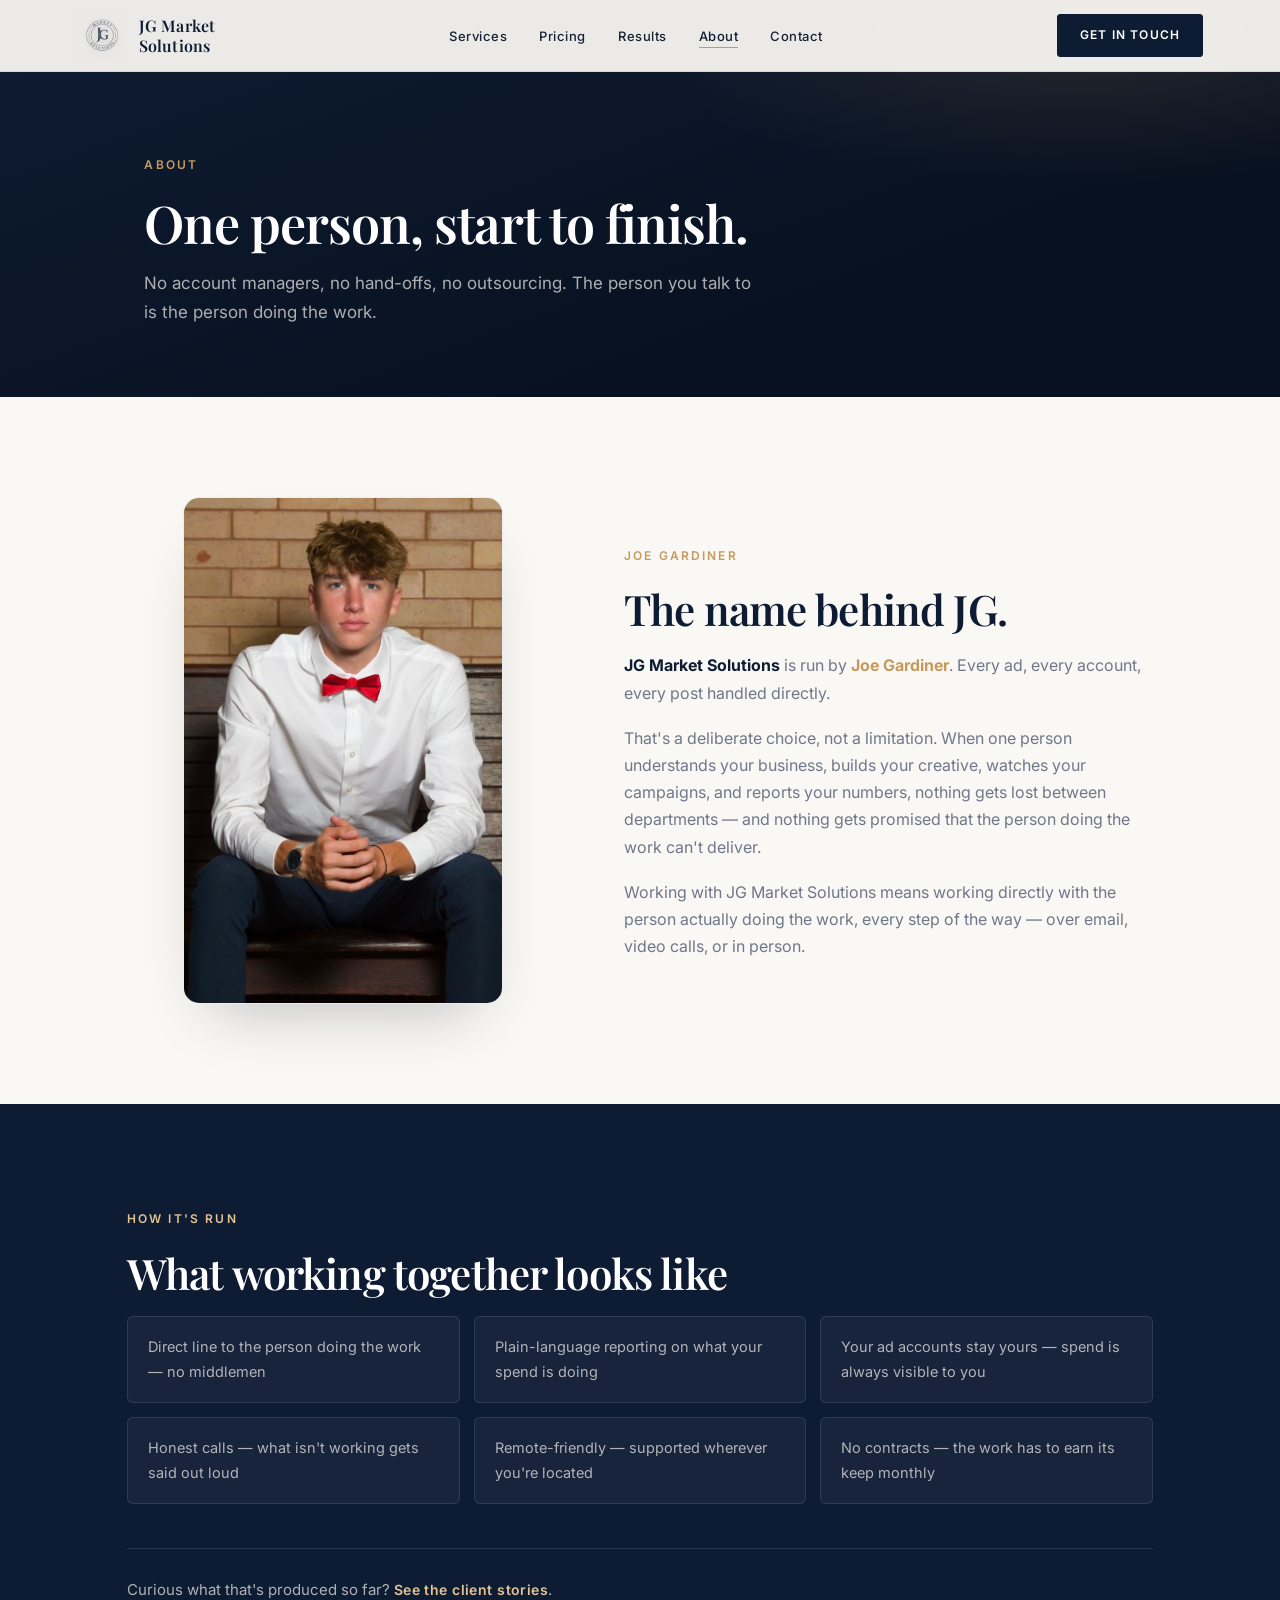
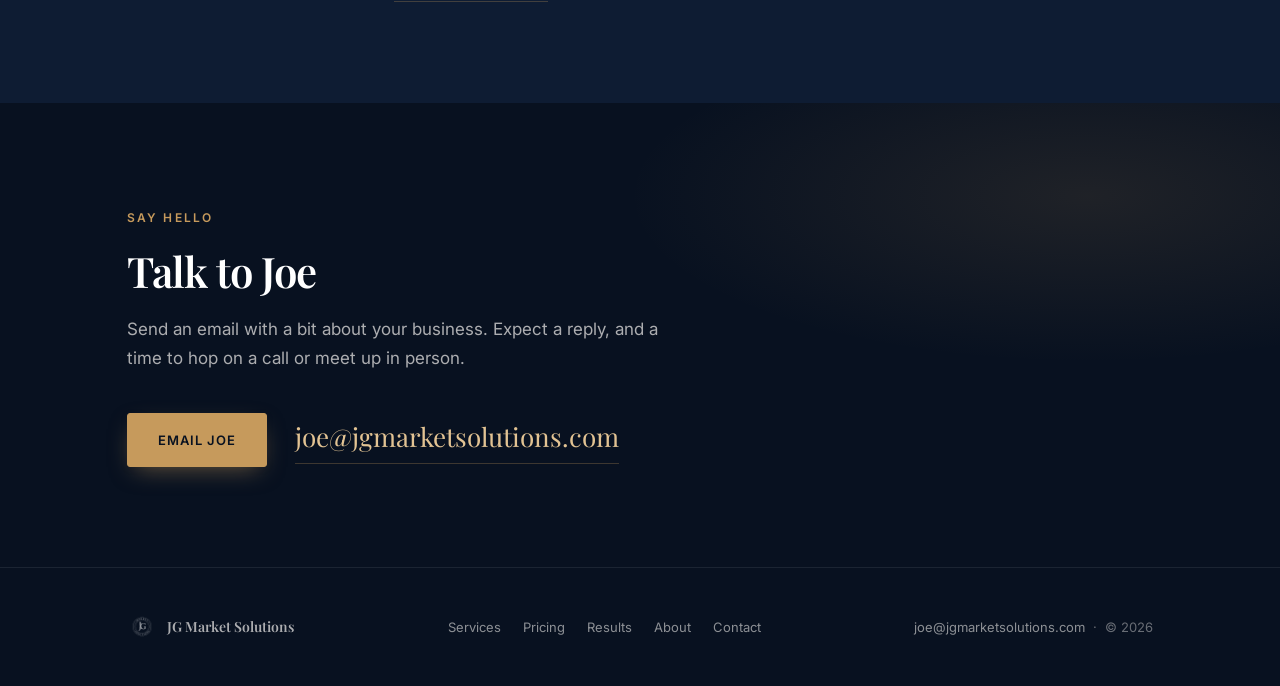
<file: about.html>
<!DOCTYPE html>
<html lang="en">
<head>
<meta charset="UTF-8">
<meta name="viewport" content="width=device-width, initial-scale=1.0">
<title>About — JG Market Solutions</title>
<meta name="description" content="JG Market Solutions is run by Joe Gardiner — one person handling every ad, every account, and every campaign directly, start to finish.">
<link rel="icon" type="image/png" href="assets/logo-gold.png">
<link rel="canonical" href="https://www.jgmarketsolutions.com/about.html">
<link rel="preconnect" href="https://fonts.googleapis.com">
<link rel="preconnect" href="https://fonts.gstatic.com" crossorigin>
<link href="https://fonts.googleapis.com/css2?family=Playfair+Display:wght@500;600;700&family=Inter:wght@400;500;600;700&display=swap" rel="stylesheet">
<link rel="stylesheet" href="assets/styles.css">
</head>
<body>

<nav class="site-nav">
  <a href="/" class="nav-logo">
    <img src="assets/logo-navy.png" alt="JG Market Solutions logo">
    <span class="nav-logo-text">JG Market<br>Solutions</span>
  </a>
  <ul class="nav-links">
    <li><a href="services.html">Services</a></li>
    <li><a href="pricing.html">Pricing</a></li>
    <li><a href="results.html">Results</a></li>
    <li><a href="about.html">About</a></li>
    <li><a href="contact.html">Contact</a></li>
  </ul>
  <a href="contact.html" class="nav-cta">Get In Touch</a>
  <button class="nav-toggle" aria-label="Menu" aria-expanded="false"><span></span><span></span><span></span></button>
</nav>
<div class="mobile-menu">
  <a href="services.html">Services</a>
  <a href="pricing.html">Pricing</a>
  <a href="results.html">Results</a>
  <a href="about.html">About</a>
  <a href="contact.html">Contact</a>
  <a href="contact.html" class="btn btn-primary menu-cta">Get In Touch</a>
</div>

<header class="page-hero">
  <div class="wrap">
    <span class="eyebrow">About</span>
    <h1>One person, start to finish.</h1>
    <p>No account managers, no hand-offs, no outsourcing. The person you talk to is the person doing the work.</p>
  </div>
</header>

<section>
  <div class="wrap">
    <div class="about-grid">
      <div class="about-badge fade-up">
        <img src="assets/joe-portrait.jpg" alt="Joe Gardiner">
      </div>
      <div class="about-content fade-up">
        <span class="eyebrow">Joe Gardiner</span>
        <h2 class="section-title">The name behind JG.</h2>
        <p><strong>JG Market Solutions</strong> is run by <strong style="color:var(--brass);">Joe Gardiner</strong>. Every ad, every account, every post handled directly.</p>
        <p>That's a deliberate choice, not a limitation. When one person understands your business, builds your creative, watches your campaigns, and reports your numbers, nothing gets lost between departments — and nothing gets promised that the person doing the work can't deliver.</p>
        <p>Working with JG Market Solutions means working directly with the person actually doing the work, every step of the way — over email, video calls, or in person.</p>
      </div>
    </div>
  </div>
</section>

<section class="who-section on-dark">
  <div class="wrap">
    <div class="section-head fade-up">
      <span class="eyebrow">How It's Run</span>
      <h2 class="section-title">What working together looks like</h2>
    </div>
    <div class="who-grid">
      <div class="who-chip fade-up">Direct line to the person doing the work — no middlemen</div>
      <div class="who-chip fade-up">Plain-language reporting on what your spend is doing</div>
      <div class="who-chip fade-up">Your ad accounts stay yours — spend is always visible to you</div>
      <div class="who-chip fade-up">Honest calls — what isn't working gets said out loud</div>
      <div class="who-chip fade-up">Remote-friendly — supported wherever you're located</div>
      <div class="who-chip fade-up">No contracts — the work has to earn its keep monthly</div>
    </div>
    <p class="who-location fade-up">Curious what that's produced so far? <a href="results.html" class="text-link">See the client stories</a>.</p>
  </div>
</section>

<section class="contact-section on-dark" style="background:var(--navy-deep);">
  <div class="wrap">
    <div class="contact-inner">
      <span class="eyebrow">Say Hello</span>
      <h2 class="section-title">Talk to Joe</h2>
      <p class="lede">Send an email with a bit about your business. Expect a reply, and a time to hop on a call or meet up in person.</p>
      <div class="contact-actions">
        <a href="mailto:joe@jgmarketsolutions.com?subject=Let's%20talk" class="btn btn-primary">Email Joe</a>
        <a href="mailto:joe@jgmarketsolutions.com" class="contact-email">joe@jgmarketsolutions.com</a>
      </div>
    </div>
  </div>
</section>

<footer>
  <div class="wrap footer-inner">
    <div class="footer-logo">
      <img src="assets/logo-white.png" alt="JG Market Solutions">
      <span>JG Market Solutions</span>
    </div>
    <ul class="footer-links">
      <li><a href="services.html">Services</a></li>
      <li><a href="pricing.html">Pricing</a></li>
      <li><a href="results.html">Results</a></li>
      <li><a href="about.html">About</a></li>
      <li><a href="contact.html">Contact</a></li>
    </ul>
    <div class="footer-meta"><a href="mailto:joe@jgmarketsolutions.com">joe@jgmarketsolutions.com</a> &nbsp;·&nbsp; © <span class="js-year">2026</span></div>
  </div>
</footer>

<script src="assets/main.js"></script>
</body>
</html>
</file>
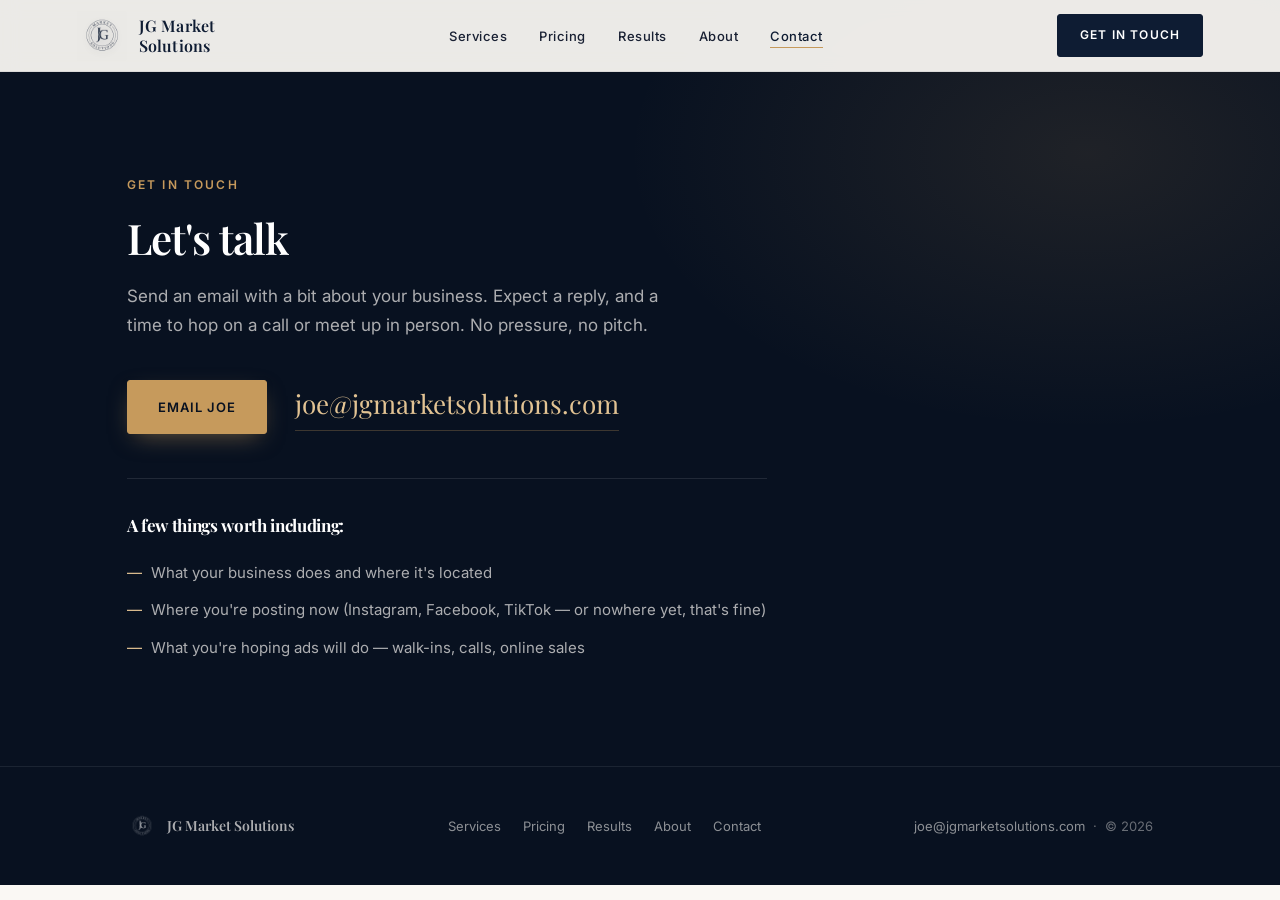
<file: contact.html>
<!DOCTYPE html>
<html lang="en">
<head>
<meta charset="UTF-8">
<meta name="viewport" content="width=device-width, initial-scale=1.0">
<title>Contact — JG Market Solutions</title>
<meta name="description" content="Get in touch with Joe Gardiner at JG Market Solutions. Send an email with a bit about your business — expect a reply and a time to talk. No pressure, no pitch.">
<link rel="icon" type="image/png" href="assets/logo-gold.png">
<link rel="canonical" href="https://www.jgmarketsolutions.com/contact.html">
<link rel="preconnect" href="https://fonts.googleapis.com">
<link rel="preconnect" href="https://fonts.gstatic.com" crossorigin>
<link href="https://fonts.googleapis.com/css2?family=Playfair+Display:wght@500;600;700&family=Inter:wght@400;500;600;700&display=swap" rel="stylesheet">
<link rel="stylesheet" href="assets/styles.css">
</head>
<body>

<nav class="site-nav">
  <a href="/" class="nav-logo">
    <img src="assets/logo-navy.png" alt="JG Market Solutions logo">
    <span class="nav-logo-text">JG Market<br>Solutions</span>
  </a>
  <ul class="nav-links">
    <li><a href="services.html">Services</a></li>
    <li><a href="pricing.html">Pricing</a></li>
    <li><a href="results.html">Results</a></li>
    <li><a href="about.html">About</a></li>
    <li><a href="contact.html">Contact</a></li>
  </ul>
  <a href="contact.html" class="nav-cta">Get In Touch</a>
  <button class="nav-toggle" aria-label="Menu" aria-expanded="false"><span></span><span></span><span></span></button>
</nav>
<div class="mobile-menu">
  <a href="services.html">Services</a>
  <a href="pricing.html">Pricing</a>
  <a href="results.html">Results</a>
  <a href="about.html">About</a>
  <a href="contact.html">Contact</a>
  <a href="contact.html" class="btn btn-primary menu-cta">Get In Touch</a>
</div>

<section class="contact-section on-dark" style="padding-top:170px; min-height:70vh;">
  <div class="wrap">
    <div class="contact-inner">
      <span class="eyebrow">Get In Touch</span>
      <h2 class="section-title">Let's talk</h2>
      <p class="lede">Send an email with a bit about your business. Expect a reply, and a time to hop on a call or meet up in person. No pressure, no pitch.</p>
      <div class="contact-actions">
        <a href="mailto:joe@jgmarketsolutions.com?subject=Let's%20talk" class="btn btn-primary">Email Joe</a>
        <a href="mailto:joe@jgmarketsolutions.com" class="contact-email">joe@jgmarketsolutions.com</a>
      </div>
      <div class="contact-list">
        <h3>A few things worth including:</h3>
        <ul>
          <li>What your business does and where it's located</li>
          <li>Where you're posting now (Instagram, Facebook, TikTok — or nowhere yet, that's fine)</li>
          <li>What you're hoping ads will do — walk-ins, calls, online sales</li>
        </ul>
      </div>
    </div>
  </div>
</section>

<footer>
  <div class="wrap footer-inner">
    <div class="footer-logo">
      <img src="assets/logo-white.png" alt="JG Market Solutions">
      <span>JG Market Solutions</span>
    </div>
    <ul class="footer-links">
      <li><a href="services.html">Services</a></li>
      <li><a href="pricing.html">Pricing</a></li>
      <li><a href="results.html">Results</a></li>
      <li><a href="about.html">About</a></li>
      <li><a href="contact.html">Contact</a></li>
    </ul>
    <div class="footer-meta"><a href="mailto:joe@jgmarketsolutions.com">joe@jgmarketsolutions.com</a> &nbsp;·&nbsp; © <span class="js-year">2026</span></div>
  </div>
</footer>

<script src="assets/main.js"></script>
</body>
</html>
</file>
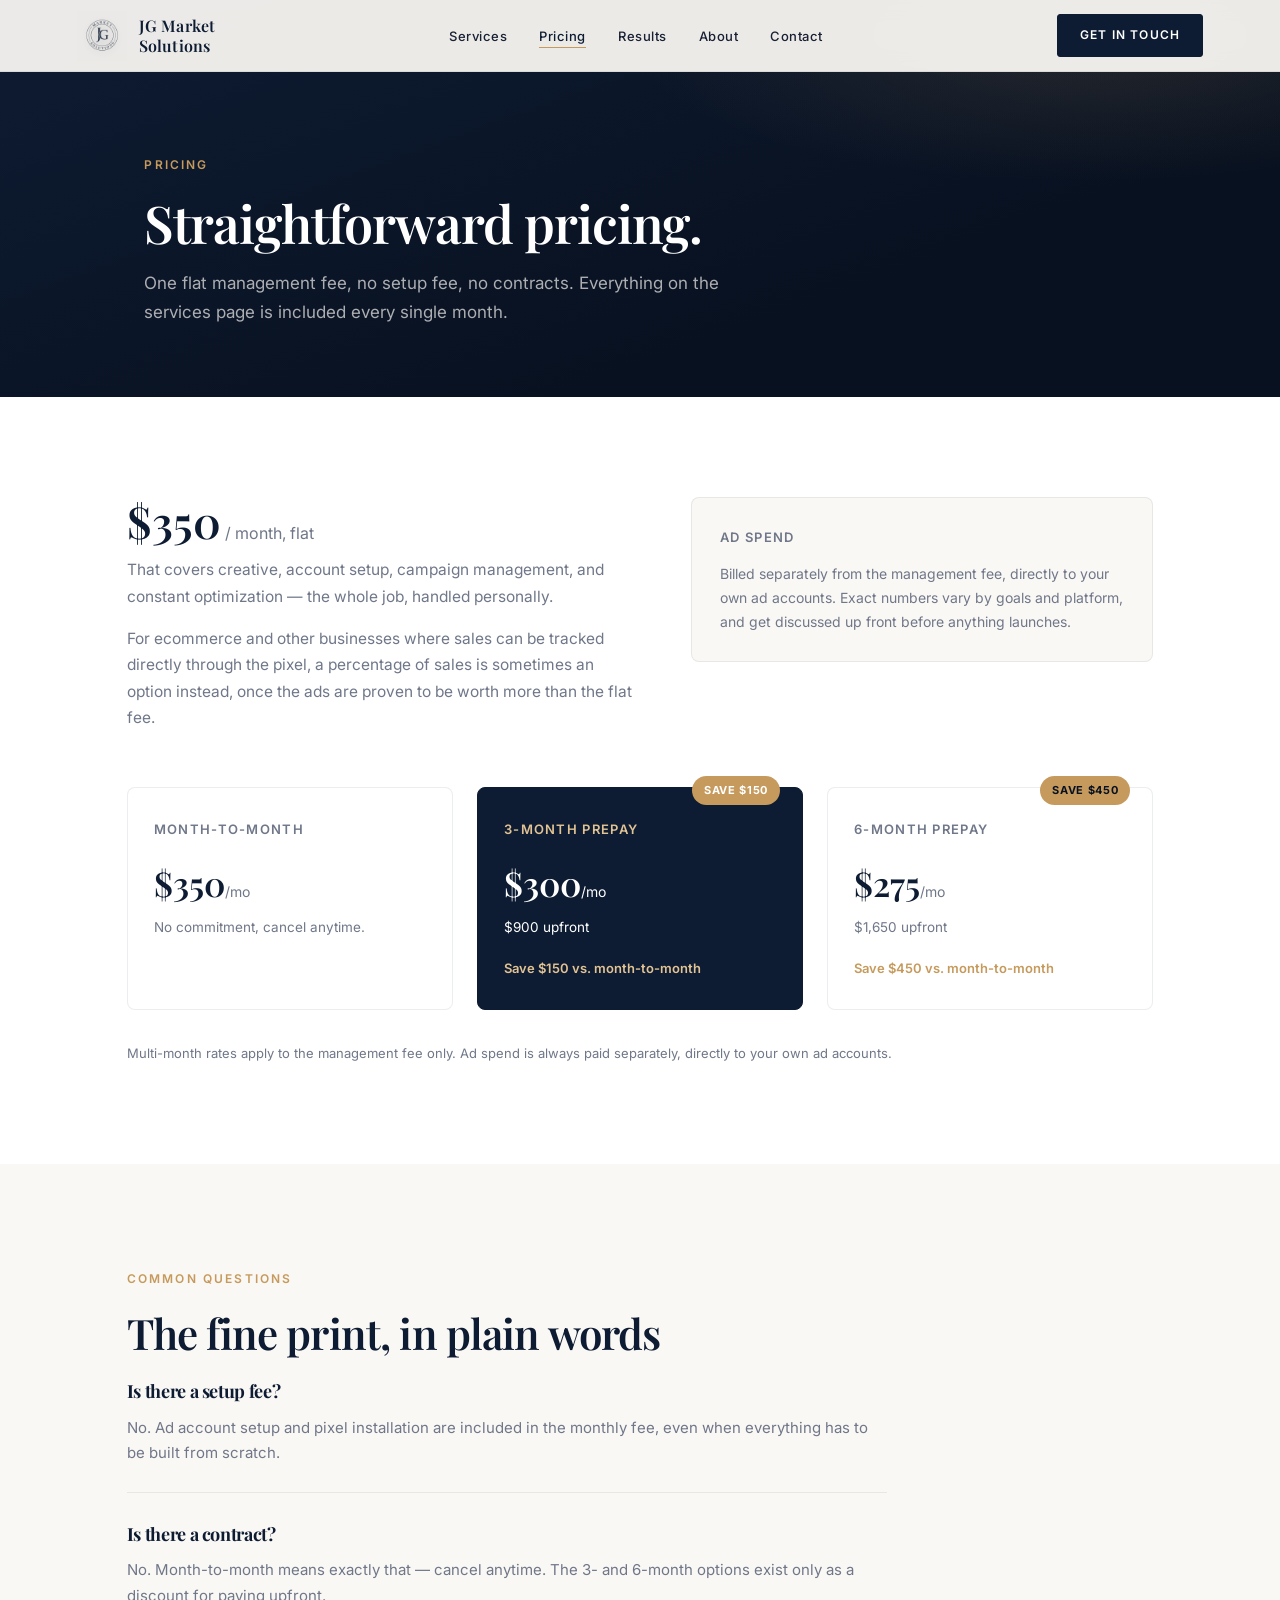
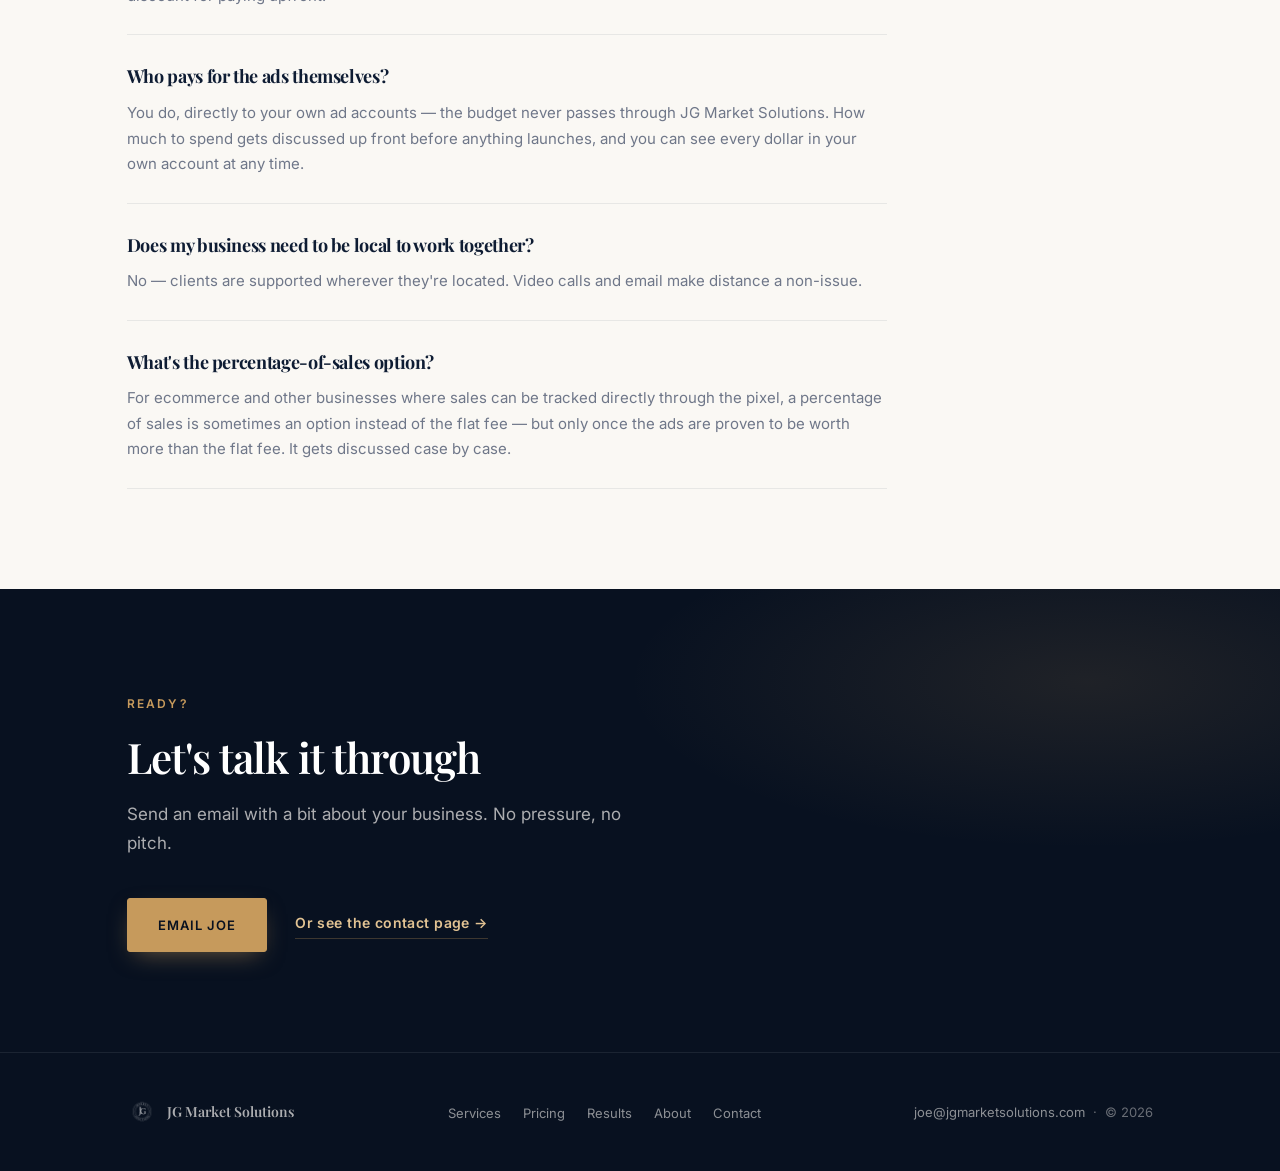
<file: pricing.html>
<!DOCTYPE html>
<html lang="en">
<head>
<meta charset="UTF-8">
<meta name="viewport" content="width=device-width, initial-scale=1.0">
<title>Pricing — JG Market Solutions</title>
<meta name="description" content="$350/month flat for full social media advertising management — creative, setup, campaigns, and optimization included. Prepay 3 or 6 months and save. Ad spend always stays in your own accounts.">
<link rel="icon" type="image/png" href="assets/logo-gold.png">
<link rel="canonical" href="https://www.jgmarketsolutions.com/pricing.html">
<link rel="preconnect" href="https://fonts.googleapis.com">
<link rel="preconnect" href="https://fonts.gstatic.com" crossorigin>
<link href="https://fonts.googleapis.com/css2?family=Playfair+Display:wght@500;600;700&family=Inter:wght@400;500;600;700&display=swap" rel="stylesheet">
<link rel="stylesheet" href="assets/styles.css">
</head>
<body>

<nav class="site-nav">
  <a href="/" class="nav-logo">
    <img src="assets/logo-navy.png" alt="JG Market Solutions logo">
    <span class="nav-logo-text">JG Market<br>Solutions</span>
  </a>
  <ul class="nav-links">
    <li><a href="services.html">Services</a></li>
    <li><a href="pricing.html">Pricing</a></li>
    <li><a href="results.html">Results</a></li>
    <li><a href="about.html">About</a></li>
    <li><a href="contact.html">Contact</a></li>
  </ul>
  <a href="contact.html" class="nav-cta">Get In Touch</a>
  <button class="nav-toggle" aria-label="Menu" aria-expanded="false"><span></span><span></span><span></span></button>
</nav>
<div class="mobile-menu">
  <a href="services.html">Services</a>
  <a href="pricing.html">Pricing</a>
  <a href="results.html">Results</a>
  <a href="about.html">About</a>
  <a href="contact.html">Contact</a>
  <a href="contact.html" class="btn btn-primary menu-cta">Get In Touch</a>
</div>

<header class="page-hero">
  <div class="wrap">
    <span class="eyebrow">Pricing</span>
    <h1>Straightforward pricing.</h1>
    <p>One flat management fee, no setup fee, no contracts. Everything on the services page is included every single month.</p>
  </div>
</header>

<section class="pricing-section">
  <div class="wrap">
    <div class="pricing-top fade-up">
      <div>
        <div class="price-headline">$350<span> / month, flat</span></div>
        <p>That covers creative, account setup, campaign management, and constant optimization — the whole job, handled personally.</p>
        <p>For ecommerce and other businesses where sales can be tracked directly through the pixel, a percentage of sales is sometimes an option instead, once the ads are proven to be worth more than the flat fee.</p>
      </div>
      <div class="pricing-highlight">
        <div class="tier-name">Ad Spend</div>
        <div class="desc">Billed separately from the management fee, directly to your own ad accounts. Exact numbers vary by goals and platform, and get discussed up front before anything launches.</div>
      </div>
    </div>
    <div class="tier-grid">
      <div class="tier-card fade-up">
        <div class="tier-name">Month-to-Month</div>
        <div class="tier-price">$350<span>/mo</span></div>
        <div class="tier-sub">No commitment, cancel anytime.</div>
      </div>
      <div class="tier-card featured fade-up">
        <span class="tier-tag">Save $150</span>
        <div class="tier-name">3-Month Prepay</div>
        <div class="tier-price">$300<span>/mo</span></div>
        <div class="tier-sub">$900 upfront</div>
        <div class="tier-save">Save $150 vs. month-to-month</div>
      </div>
      <div class="tier-card fade-up">
        <span class="tier-tag">Save $450</span>
        <div class="tier-name">6-Month Prepay</div>
        <div class="tier-price">$275<span>/mo</span></div>
        <div class="tier-sub">$1,650 upfront</div>
        <div class="tier-save">Save $450 vs. month-to-month</div>
      </div>
    </div>
    <p class="pricing-footnote fade-up">Multi-month rates apply to the management fee only. Ad spend is always paid separately, directly to your own ad accounts.</p>
  </div>
</section>

<section>
  <div class="wrap">
    <div class="section-head fade-up">
      <span class="eyebrow">Common Questions</span>
      <h2 class="section-title">The fine print, in plain words</h2>
    </div>
    <div class="faq-list">
      <div class="faq-item fade-up">
        <h3>Is there a setup fee?</h3>
        <p>No. Ad account setup and pixel installation are included in the monthly fee, even when everything has to be built from scratch.</p>
      </div>
      <div class="faq-item fade-up">
        <h3>Is there a contract?</h3>
        <p>No. Month-to-month means exactly that — cancel anytime. The 3- and 6-month options exist only as a discount for paying upfront.</p>
      </div>
      <div class="faq-item fade-up">
        <h3>Who pays for the ads themselves?</h3>
        <p>You do, directly to your own ad accounts — the budget never passes through JG Market Solutions. How much to spend gets discussed up front before anything launches, and you can see every dollar in your own account at any time.</p>
      </div>
      <div class="faq-item fade-up">
        <h3>Does my business need to be local to work together?</h3>
        <p>No — clients are supported wherever they're located. Video calls and email make distance a non-issue.</p>
      </div>
      <div class="faq-item fade-up">
        <h3>What's the percentage-of-sales option?</h3>
        <p>For ecommerce and other businesses where sales can be tracked directly through the pixel, a percentage of sales is sometimes an option instead of the flat fee — but only once the ads are proven to be worth more than the flat fee. It gets discussed case by case.</p>
      </div>
    </div>
  </div>
</section>

<section class="contact-section on-dark">
  <div class="wrap">
    <div class="contact-inner">
      <span class="eyebrow">Ready?</span>
      <h2 class="section-title">Let's talk it through</h2>
      <p class="lede">Send an email with a bit about your business. No pressure, no pitch.</p>
      <div class="contact-actions">
        <a href="mailto:joe@jgmarketsolutions.com?subject=Let's%20talk" class="btn btn-primary">Email Joe</a>
        <a href="contact.html" class="text-link">Or see the contact page →</a>
      </div>
    </div>
  </div>
</section>

<footer>
  <div class="wrap footer-inner">
    <div class="footer-logo">
      <img src="assets/logo-white.png" alt="JG Market Solutions">
      <span>JG Market Solutions</span>
    </div>
    <ul class="footer-links">
      <li><a href="services.html">Services</a></li>
      <li><a href="pricing.html">Pricing</a></li>
      <li><a href="results.html">Results</a></li>
      <li><a href="about.html">About</a></li>
      <li><a href="contact.html">Contact</a></li>
    </ul>
    <div class="footer-meta"><a href="mailto:joe@jgmarketsolutions.com">joe@jgmarketsolutions.com</a> &nbsp;·&nbsp; © <span class="js-year">2026</span></div>
  </div>
</footer>

<script src="assets/main.js"></script>
</body>
</html>
</file>
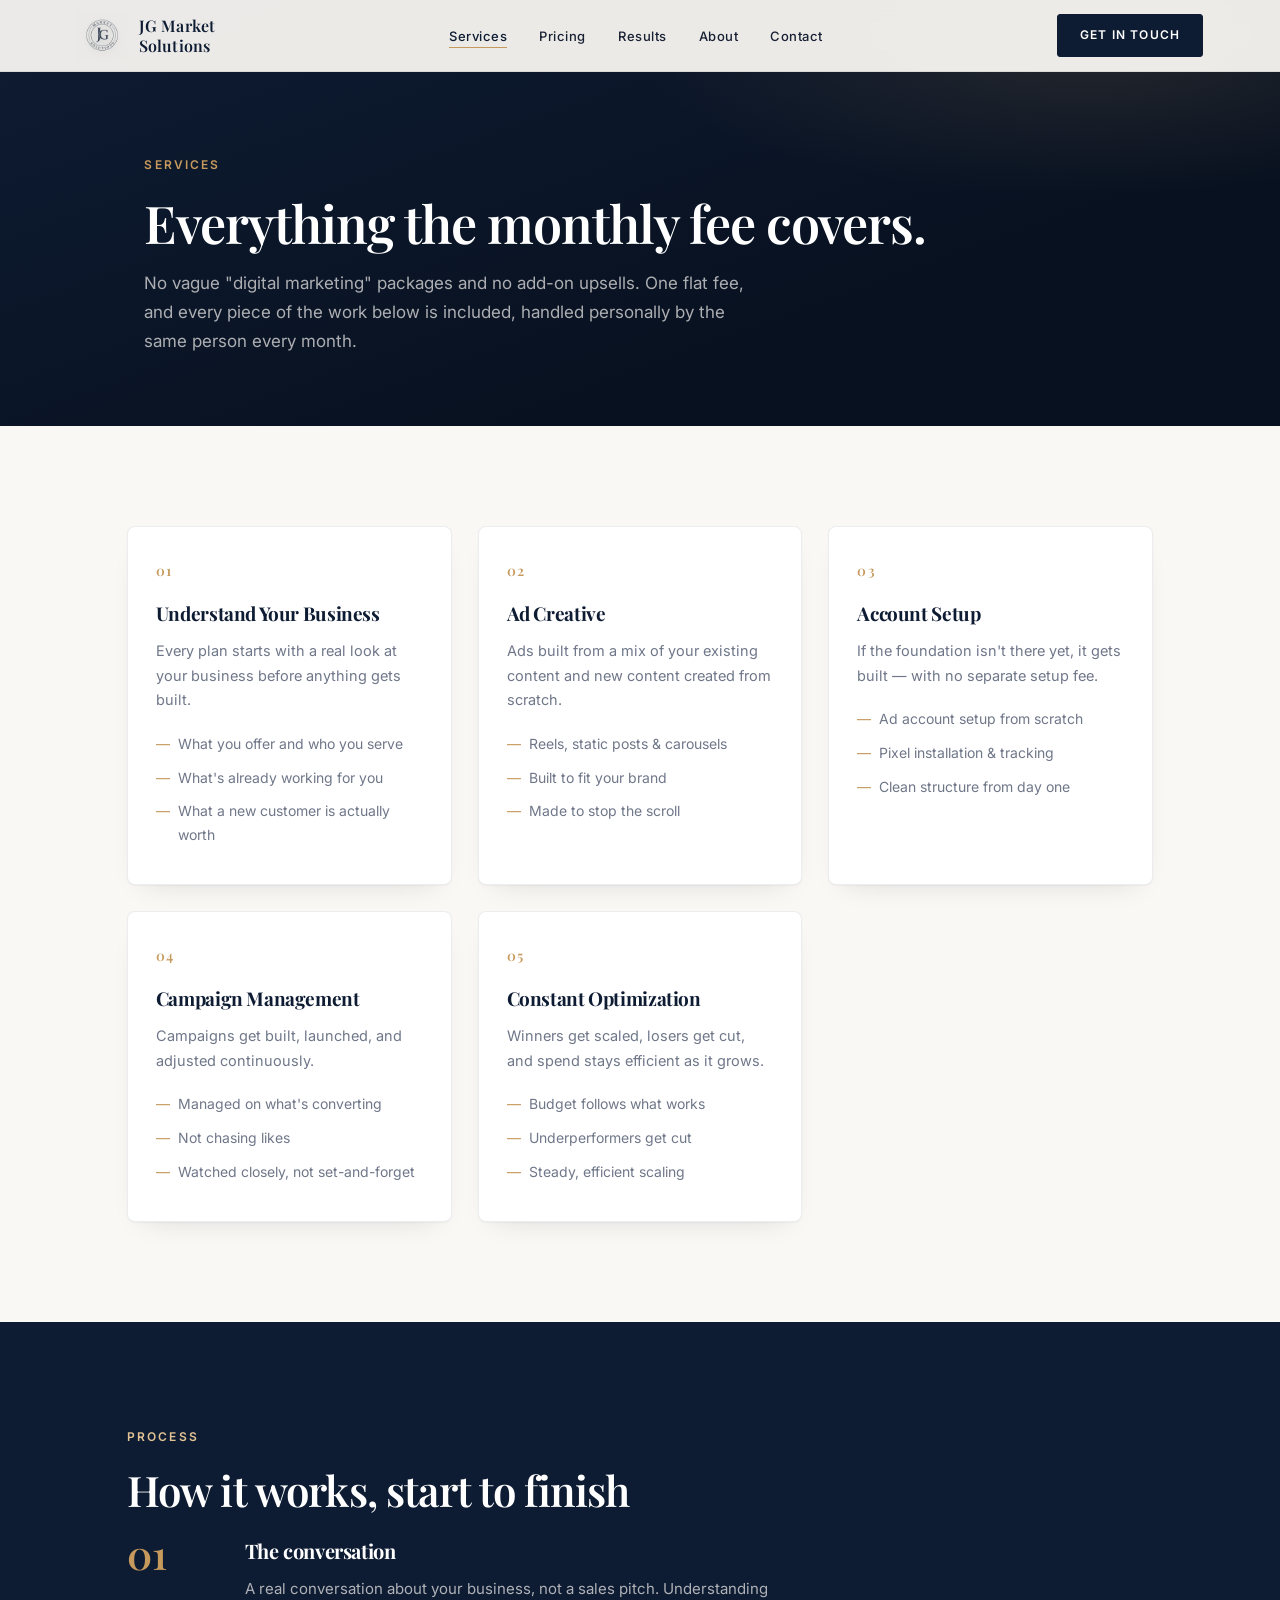
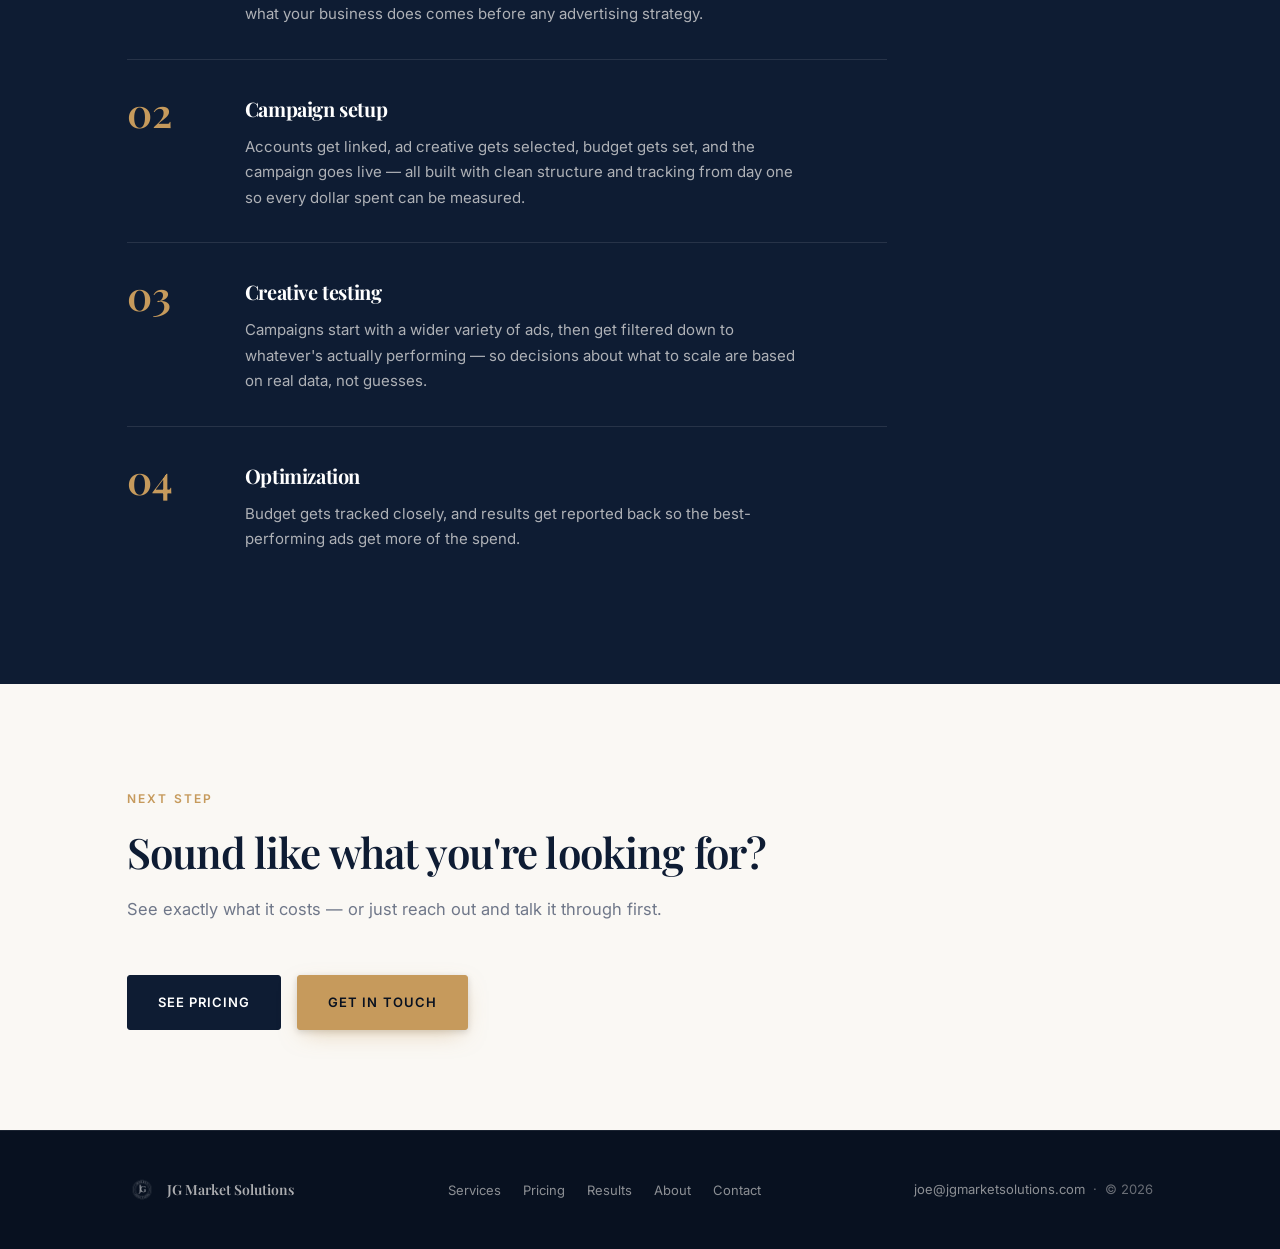
<file: services.html>
<!DOCTYPE html>
<html lang="en">
<head>
<meta charset="UTF-8">
<meta name="viewport" content="width=device-width, initial-scale=1.0">
<title>Services — JG Market Solutions</title>
<meta name="description" content="Everything included in JG Market Solutions' flat monthly fee: ad creative, account and pixel setup, campaign management, and constant optimization — plus how the process works.">
<link rel="icon" type="image/png" href="assets/logo-gold.png">
<link rel="canonical" href="https://www.jgmarketsolutions.com/services.html">
<link rel="preconnect" href="https://fonts.googleapis.com">
<link rel="preconnect" href="https://fonts.gstatic.com" crossorigin>
<link href="https://fonts.googleapis.com/css2?family=Playfair+Display:wght@500;600;700&family=Inter:wght@400;500;600;700&display=swap" rel="stylesheet">
<link rel="stylesheet" href="assets/styles.css">
</head>
<body>

<nav class="site-nav">
  <a href="/" class="nav-logo">
    <img src="assets/logo-navy.png" alt="JG Market Solutions logo">
    <span class="nav-logo-text">JG Market<br>Solutions</span>
  </a>
  <ul class="nav-links">
    <li><a href="services.html">Services</a></li>
    <li><a href="pricing.html">Pricing</a></li>
    <li><a href="results.html">Results</a></li>
    <li><a href="about.html">About</a></li>
    <li><a href="contact.html">Contact</a></li>
  </ul>
  <a href="contact.html" class="nav-cta">Get In Touch</a>
  <button class="nav-toggle" aria-label="Menu" aria-expanded="false"><span></span><span></span><span></span></button>
</nav>
<div class="mobile-menu">
  <a href="services.html">Services</a>
  <a href="pricing.html">Pricing</a>
  <a href="results.html">Results</a>
  <a href="about.html">About</a>
  <a href="contact.html">Contact</a>
  <a href="contact.html" class="btn btn-primary menu-cta">Get In Touch</a>
</div>

<header class="page-hero">
  <div class="wrap">
    <span class="eyebrow">Services</span>
    <h1>Everything the monthly fee covers.</h1>
    <p>No vague "digital marketing" packages and no add-on upsells. One flat fee, and every piece of the work below is included, handled personally by the same person every month.</p>
  </div>
</header>

<section>
  <div class="wrap">
    <div class="services-grid">
      <div class="service-card fade-up">
        <div class="service-num">01</div>
        <h3>Understand Your Business</h3>
        <p>Every plan starts with a real look at your business before anything gets built.</p>
        <ul>
          <li>What you offer and who you serve</li>
          <li>What's already working for you</li>
          <li>What a new customer is actually worth</li>
        </ul>
      </div>
      <div class="service-card fade-up">
        <div class="service-num">02</div>
        <h3>Ad Creative</h3>
        <p>Ads built from a mix of your existing content and new content created from scratch.</p>
        <ul>
          <li>Reels, static posts &amp; carousels</li>
          <li>Built to fit your brand</li>
          <li>Made to stop the scroll</li>
        </ul>
      </div>
      <div class="service-card fade-up">
        <div class="service-num">03</div>
        <h3>Account Setup</h3>
        <p>If the foundation isn't there yet, it gets built — with no separate setup fee.</p>
        <ul>
          <li>Ad account setup from scratch</li>
          <li>Pixel installation &amp; tracking</li>
          <li>Clean structure from day one</li>
        </ul>
      </div>
      <div class="service-card fade-up">
        <div class="service-num">04</div>
        <h3>Campaign Management</h3>
        <p>Campaigns get built, launched, and adjusted continuously.</p>
        <ul>
          <li>Managed on what's converting</li>
          <li>Not chasing likes</li>
          <li>Watched closely, not set-and-forget</li>
        </ul>
      </div>
      <div class="service-card fade-up">
        <div class="service-num">05</div>
        <h3>Constant Optimization</h3>
        <p>Winners get scaled, losers get cut, and spend stays efficient as it grows.</p>
        <ul>
          <li>Budget follows what works</li>
          <li>Underperformers get cut</li>
          <li>Steady, efficient scaling</li>
        </ul>
      </div>
    </div>
  </div>
</section>

<section class="who-section on-dark">
  <div class="wrap">
    <div class="section-head fade-up">
      <span class="eyebrow">Process</span>
      <h2 class="section-title">How it works, start to finish</h2>
    </div>
    <div class="process-list" style="max-width:760px;">
      <div class="process-item fade-up" style="border-color:rgba(255,255,255,0.1);">
        <div class="process-step">01</div>
        <div>
          <h3 style="color:var(--white);">The conversation</h3>
          <p style="color:var(--muted-light);">A real conversation about your business, not a sales pitch. Understanding what your business does comes before any advertising strategy.</p>
        </div>
      </div>
      <div class="process-item fade-up" style="border-color:rgba(255,255,255,0.1);">
        <div class="process-step">02</div>
        <div>
          <h3 style="color:var(--white);">Campaign setup</h3>
          <p style="color:var(--muted-light);">Accounts get linked, ad creative gets selected, budget gets set, and the campaign goes live — all built with clean structure and tracking from day one so every dollar spent can be measured.</p>
        </div>
      </div>
      <div class="process-item fade-up" style="border-color:rgba(255,255,255,0.1);">
        <div class="process-step">03</div>
        <div>
          <h3 style="color:var(--white);">Creative testing</h3>
          <p style="color:var(--muted-light);">Campaigns start with a wider variety of ads, then get filtered down to whatever's actually performing — so decisions about what to scale are based on real data, not guesses.</p>
        </div>
      </div>
      <div class="process-item fade-up" style="border-bottom:none;">
        <div class="process-step">04</div>
        <div>
          <h3 style="color:var(--white);">Optimization</h3>
          <p style="color:var(--muted-light);">Budget gets tracked closely, and results get reported back so the best-performing ads get more of the spend.</p>
        </div>
      </div>
    </div>
  </div>
</section>

<section>
  <div class="wrap">
    <div class="section-head fade-up">
      <span class="eyebrow">Next Step</span>
      <h2 class="section-title">Sound like what you're looking for?</h2>
      <p class="section-lede">See exactly what it costs — or just reach out and talk it through first.</p>
    </div>
    <div class="hero-actions fade-up" style="margin-bottom:0;">
      <a href="pricing.html" class="btn btn-navy">See Pricing</a>
      <a href="contact.html" class="btn btn-primary">Get In Touch</a>
    </div>
  </div>
</section>

<footer>
  <div class="wrap footer-inner">
    <div class="footer-logo">
      <img src="assets/logo-white.png" alt="JG Market Solutions">
      <span>JG Market Solutions</span>
    </div>
    <ul class="footer-links">
      <li><a href="services.html">Services</a></li>
      <li><a href="pricing.html">Pricing</a></li>
      <li><a href="results.html">Results</a></li>
      <li><a href="about.html">About</a></li>
      <li><a href="contact.html">Contact</a></li>
    </ul>
    <div class="footer-meta"><a href="mailto:joe@jgmarketsolutions.com">joe@jgmarketsolutions.com</a> &nbsp;·&nbsp; © <span class="js-year">2026</span></div>
  </div>
</footer>

<script src="assets/main.js"></script>
</body>
</html>
</file>
<file: assets/styles.css>
/* JG Market Solutions — shared stylesheet (multi-page build, 2026-09-01).
   Design language preserved from the original one-pager: navy + brass,
   Playfair Display headings, Inter body. Mobile rebuilt: hamburger nav,
   column hero, tamed watermark, fluid galleries. */

*, *::before, *::after { box-sizing: border-box; margin: 0; padding: 0; }

:root {
  --navy: #0e1c33;
  --navy-deep: #081120;
  --navy-mid: #16273f;
  --brass: #c69a5c;
  --brass-light: #e2c393;
  --cream: #faf8f4;
  --white: #ffffff;
  --ink: #182033;
  --muted: #6f7789;
  --muted-light: rgba(250,248,244,0.68);
  --border: rgba(198,154,92,0.28);
  --border-soft: rgba(14,28,51,0.08);
}

html { scroll-behavior: smooth; }

body {
  font-family: 'Inter', sans-serif;
  background: var(--cream);
  color: var(--ink);
  line-height: 1.7;
  overflow-x: hidden;
  -webkit-font-smoothing: antialiased;
}

h1, h2, h3 { font-family: 'Playfair Display', serif; letter-spacing: -0.02em; color: var(--navy); }
a { color: inherit; }
img { max-width: 100%; display: block; }

.wrap { max-width: 1180px; margin: 0 auto; padding: 0 6%; }

.eyebrow {
  display: inline-block;
  font-size: 12px; font-weight: 600;
  letter-spacing: 0.18em; text-transform: uppercase;
  color: var(--brass);
  margin-bottom: 18px;
}

.btn {
  display: inline-flex; align-items: center; justify-content: center; gap: 8px;
  font-family: 'Inter', sans-serif;
  font-size: 13px; font-weight: 600; letter-spacing: 0.08em; text-transform: uppercase;
  padding: 15px 30px;
  border-radius: 3px;
  text-decoration: none;
  cursor: pointer;
  transition: transform 0.35s cubic-bezier(0.34, 1.56, 0.64, 1), box-shadow 0.35s ease, background 0.25s ease, color 0.25s ease, border-color 0.25s ease;
}
.btn-primary {
  background: var(--brass); color: var(--navy-deep); border: 1px solid var(--brass);
  box-shadow: 0 8px 24px -8px rgba(198,154,92,0.55), 0 2px 6px rgba(8,17,32,0.15);
}
.btn-primary:hover { transform: translateY(-2px); box-shadow: 0 14px 30px -8px rgba(198,154,92,0.6), 0 4px 10px rgba(8,17,32,0.2); }
.btn-primary:focus-visible { outline: 2px solid var(--navy); outline-offset: 3px; }
.btn-ghost { background: transparent; color: var(--white); border: 1px solid rgba(255,255,255,0.35); }
.btn-ghost:hover { border-color: var(--brass-light); color: var(--brass-light); transform: translateY(-2px); }
.btn-ghost:focus-visible { outline: 2px solid var(--brass-light); outline-offset: 3px; }
.btn-navy { background: var(--navy); color: var(--white); border: 1px solid var(--navy); }
.btn-navy:hover { background: var(--navy-mid); transform: translateY(-2px); }

/* ── NAV ─────────────────────────────────────────────────────────────────── */
nav.site-nav {
  position: fixed; top: 0; left: 0; right: 0; z-index: 100;
  background: rgba(250,248,244,0.94);
  backdrop-filter: blur(10px);
  display: flex; align-items: center; justify-content: space-between;
  padding: 0 6%;
  height: 72px;
  border-bottom: 1px solid var(--border-soft);
}
.nav-logo { display: flex; align-items: center; gap: 12px; text-decoration: none; }
.nav-logo img { height: 50px; width: 50px; object-fit: contain; filter: drop-shadow(0 2px 5px rgba(14,28,51,0.28)); }
.nav-logo-text { color: var(--navy); font-family: 'Playfair Display', serif; font-size: 16px; font-weight: 600; letter-spacing: 0.01em; line-height: 1.2; }
.nav-links { display: flex; align-items: center; gap: 32px; list-style: none; }
.nav-links a { color: var(--ink); text-decoration: none; font-size: 13px; letter-spacing: 0.04em; font-weight: 500; position: relative; padding-bottom: 4px; transition: color 0.2s ease; }
.nav-links a::after { content: ''; position: absolute; left: 0; bottom: 0; width: 0; height: 1px; background: var(--brass); transition: width 0.3s ease; }
.nav-links a:hover { color: var(--navy); }
.nav-links a:hover::after, .nav-links a.active::after { width: 100%; }
.nav-links a.active { color: var(--navy); }
.nav-cta {
  background: var(--navy); border: 1px solid var(--navy); color: var(--white);
  padding: 10px 22px; font-size: 12px; letter-spacing: 0.1em; text-transform: uppercase;
  font-family: 'Inter', sans-serif; font-weight: 600; cursor: pointer;
  text-decoration: none; border-radius: 3px; transition: background 0.25s ease, transform 0.3s cubic-bezier(0.34,1.56,0.64,1);
}
.nav-cta:hover { background: var(--navy-mid); transform: translateY(-2px); }
.nav-cta:focus-visible { outline: 2px solid var(--brass); outline-offset: 2px; }

/* hamburger — visible only on mobile */
.nav-toggle {
  display: none;
  width: 44px; height: 44px;
  background: none; border: none; cursor: pointer;
  flex-direction: column; align-items: center; justify-content: center; gap: 5px;
}
.nav-toggle span { display: block; width: 22px; height: 2px; background: var(--navy); border-radius: 2px; transition: transform 0.3s ease, opacity 0.2s ease; }
.nav-toggle[aria-expanded="true"] span:nth-child(1) { transform: translateY(7px) rotate(45deg); }
.nav-toggle[aria-expanded="true"] span:nth-child(2) { opacity: 0; }
.nav-toggle[aria-expanded="true"] span:nth-child(3) { transform: translateY(-7px) rotate(-45deg); }

.mobile-menu {
  position: fixed; top: 72px; left: 0; right: 0; z-index: 99;
  background: rgba(250,248,244,0.98);
  backdrop-filter: blur(12px);
  border-bottom: 1px solid var(--border-soft);
  box-shadow: 0 24px 40px -20px rgba(14,28,51,0.25);
  padding: 10px 6% 26px;
  display: none;
}
.mobile-menu.open { display: block; }
.mobile-menu a {
  display: block;
  padding: 15px 4px;
  text-decoration: none;
  color: var(--ink);
  font-size: 16px; font-weight: 500;
  border-bottom: 1px solid var(--border-soft);
}
.mobile-menu a.active { color: var(--brass); }
.mobile-menu .menu-cta {
  margin-top: 18px;
  display: inline-flex;
  border-bottom: none;
}

/* ── HERO (home) ─────────────────────────────────────────────────────────── */
.hero {
  min-height: 92vh;
  background: var(--navy-deep);
  display: flex; flex-direction: column; justify-content: center;
  padding: 130px 6% 70px;
  position: relative;
  overflow: hidden;
}
.hero::before {
  content: '';
  position: absolute; inset: 0;
  background:
    radial-gradient(ellipse 60% 50% at 78% 20%, rgba(198,154,92,0.16) 0%, transparent 60%),
    radial-gradient(ellipse 50% 60% at 5% 90%, rgba(22,39,63,0.9) 0%, transparent 55%),
    linear-gradient(160deg, var(--navy) 0%, var(--navy-deep) 70%);
}
.hero::after {
  content: '';
  position: absolute; inset: 0;
  opacity: 0.5;
  background-image: url("data:image/svg+xml,%3Csvg xmlns='http://www.w3.org/2000/svg' width='120' height='120'%3E%3Cfilter id='n'%3E%3CfeTurbulence type='fractalNoise' baseFrequency='0.9' numOctaves='2' stitchTiles='stitch'/%3E%3C/filter%3E%3Crect width='100%25' height='100%25' filter='url(%23n)' opacity='0.05'/%3E%3C/svg%3E");
  pointer-events: none;
}
.hero-watermark {
  position: absolute; top: 50%; right: -6%;
  width: min(52vw, 760px);
  transform: translateY(-50%);
  opacity: 0.07;
  z-index: 0;
  pointer-events: none;
}
.hero-inner { position: relative; z-index: 1; max-width: 780px; }
.hero h1 {
  color: var(--white);
  font-size: clamp(36px, 5.4vw, 64px);
  font-weight: 600;
  line-height: 1.12;
  margin-bottom: 24px;
}
.hero h1 em { color: var(--brass-light); font-style: italic; }
.hero p.lede { color: var(--muted-light); font-size: 18px; max-width: 560px; margin-bottom: 38px; }
.hero-actions { display: flex; gap: 16px; flex-wrap: wrap; margin-bottom: 64px; }

.stat-strip {
  position: relative; z-index: 1;
  display: grid; grid-template-columns: repeat(2, 1fr);
  gap: 1px;
  background: rgba(255,255,255,0.1);
  border: 1px solid rgba(255,255,255,0.1);
  border-radius: 6px;
  overflow: hidden;
  max-width: 780px;
}
.stat-cell { background: rgba(255,255,255,0.03); padding: 24px 22px; }
.stat-num { font-family: 'Playfair Display', serif; color: var(--brass-light); font-size: clamp(20px, 3vw, 30px); font-weight: 600; margin-bottom: 4px; }
.stat-label { color: var(--muted-light); font-size: 12.5px; letter-spacing: 0.03em; }
.stat-caption { position: relative; z-index: 1; color: rgba(250,248,244,0.45); font-size: 12.5px; margin-top: 14px; max-width: 780px; }

/* ── PAGE HERO (subpages) ────────────────────────────────────────────────── */
.page-hero {
  background: var(--navy-deep);
  padding: 150px 6% 70px;
  position: relative;
  overflow: hidden;
}
.page-hero::before {
  content: '';
  position: absolute; inset: 0;
  background:
    radial-gradient(ellipse 60% 60% at 85% 10%, rgba(198,154,92,0.14) 0%, transparent 60%),
    linear-gradient(160deg, var(--navy) 0%, var(--navy-deep) 70%);
}
.page-hero .wrap { position: relative; z-index: 1; }
.page-hero h1 { color: var(--white); font-size: clamp(32px, 4.6vw, 52px); font-weight: 600; line-height: 1.15; margin-bottom: 16px; }
.page-hero p { color: var(--muted-light); font-size: 17px; max-width: 620px; }

/* ── SECTIONS ────────────────────────────────────────────────────────────── */
section { padding: 100px 0; position: relative; }
.section-title { font-size: clamp(27px, 4vw, 42px); font-weight: 600; line-height: 1.2; margin-bottom: 18px; }
.section-lede { color: var(--muted); font-size: 16.5px; max-width: 620px; margin-bottom: 52px; }
.section-head { max-width: 700px; }
.section-more { margin-top: 40px; }
.text-link {
  color: var(--brass); font-weight: 600; font-size: 14px;
  text-decoration: none; letter-spacing: 0.03em;
  border-bottom: 1px solid var(--border);
  padding-bottom: 3px;
  transition: color 0.2s ease, border-color 0.2s ease;
}
.text-link:hover { color: var(--navy); border-color: var(--navy); }
.on-dark .text-link { color: var(--brass-light); }
.on-dark .text-link:hover { color: var(--white); border-color: var(--white); }

/* services */
.services-grid { display: grid; grid-template-columns: repeat(3, 1fr); gap: 26px; }
.service-card {
  background: var(--white);
  border: 1px solid var(--border-soft);
  border-radius: 8px;
  padding: 32px 28px;
  box-shadow: 0 1px 2px rgba(14,28,51,0.04), 0 12px 28px -18px rgba(14,28,51,0.18);
  transition: transform 0.4s cubic-bezier(0.34,1.56,0.64,1), box-shadow 0.4s ease, border-color 0.3s ease;
}
.service-card:hover {
  transform: translateY(-5px);
  box-shadow: 0 1px 2px rgba(14,28,51,0.06), 0 24px 40px -20px rgba(14,28,51,0.28);
  border-color: var(--border);
}
.service-num { font-family: 'Playfair Display', serif; color: var(--brass); font-size: 14px; font-weight: 600; letter-spacing: 0.1em; margin-bottom: 14px; }
.service-card h3 { font-size: 19px; margin-bottom: 10px; }
.service-card p { color: var(--muted); font-size: 14.5px; }
.service-card ul { margin-top: 14px; list-style: none; }
.service-card ul li { color: var(--muted); font-size: 14px; padding: 5px 0 5px 22px; position: relative; }
.service-card ul li::before { content: '—'; position: absolute; left: 0; color: var(--brass); }

/* who */
.who-section { background: var(--navy); }
.who-section .section-title { color: var(--white); }
.who-section .eyebrow { color: var(--brass-light); }
.who-grid { display: grid; grid-template-columns: repeat(3, 1fr); gap: 14px; margin-bottom: 44px; }
.who-chip {
  background: rgba(255,255,255,0.04);
  border: 1px solid rgba(255,255,255,0.1);
  border-radius: 6px;
  padding: 18px 20px;
  color: var(--muted-light);
  font-size: 14.5px;
  transition: border-color 0.3s ease, background 0.3s ease, transform 0.35s cubic-bezier(0.34,1.56,0.64,1);
}
.who-chip:hover { border-color: var(--border); background: rgba(198,154,92,0.06); transform: translateY(-2px); }
.who-location { color: var(--muted-light); font-size: 15px; border-top: 1px solid rgba(255,255,255,0.1); padding-top: 28px; }
.who-location strong { color: var(--brass-light); font-weight: 600; }

/* process */
.process-list { counter-reset: step; }
.process-item {
  display: grid; grid-template-columns: 90px 1fr; gap: 28px;
  padding: 32px 0;
  border-bottom: 1px solid var(--border-soft);
}
.process-item:first-child { padding-top: 0; }
.process-item:last-child { border-bottom: none; }
.process-step { font-family: 'Playfair Display', serif; font-size: 40px; color: var(--brass); font-weight: 600; line-height: 1; }
.process-item h3 { font-size: 20px; margin-bottom: 8px; }
.process-item p { color: var(--muted); font-size: 15px; max-width: 560px; }

/* pricing */
.pricing-section { background: var(--white); }
.pricing-top { display: grid; grid-template-columns: 1.1fr 1fr; gap: 56px; margin-bottom: 56px; align-items: start; }
.pricing-top p { color: var(--muted); font-size: 15.5px; margin-bottom: 16px; }
.pricing-top p:last-child { margin-bottom: 0; }
.price-headline { font-family: 'Playfair Display', serif; font-size: clamp(30px, 4vw, 44px); color: var(--navy); font-weight: 600; line-height: 1.1; margin-bottom: 12px; }
.price-headline span { font-family: 'Inter', sans-serif; font-size: 16px; color: var(--muted); font-weight: 400; }
.pricing-highlight {
  background: var(--cream);
  border: 1px solid var(--border-soft);
  border-radius: 8px;
  padding: 28px;
}
.pricing-highlight .desc { color: var(--muted); font-size: 14px; margin-top: 10px; }

.tier-grid { display: grid; grid-template-columns: repeat(3, 1fr); gap: 24px; }
.tier-card {
  border: 1px solid var(--border-soft);
  background: var(--white);
  border-radius: 8px;
  padding: 30px 26px;
  position: relative;
  transition: transform 0.4s cubic-bezier(0.34,1.56,0.64,1), box-shadow 0.4s ease, border-color 0.3s ease;
}
.tier-card:hover { transform: translateY(-5px); box-shadow: 0 20px 36px -20px rgba(14,28,51,0.25); }
.tier-card.featured { background: var(--navy); border-color: var(--navy); }
.tier-card.featured * { color: var(--white); }
.tier-tag {
  position: absolute; top: -12px; right: 22px;
  background: var(--brass); color: var(--navy-deep);
  font-size: 11px; font-weight: 700; letter-spacing: 0.06em; text-transform: uppercase;
  padding: 5px 12px; border-radius: 20px;
}
.tier-name { font-size: 13px; letter-spacing: 0.1em; text-transform: uppercase; color: var(--muted); font-weight: 600; margin-bottom: 14px; }
.tier-card.featured .tier-name { color: var(--brass-light); }
.tier-price { font-family: 'Playfair Display', serif; font-size: 34px; font-weight: 600; color: var(--navy); margin-bottom: 4px; }
.tier-price span { font-size: 14px; font-weight: 400; color: var(--muted); font-family: 'Inter', sans-serif; }
.tier-sub { font-size: 13.5px; color: var(--muted); margin-bottom: 18px; }
.tier-save { font-size: 13px; color: var(--brass); font-weight: 600; }
.tier-card.featured .tier-save { color: var(--brass-light); }
.pricing-footnote { color: var(--muted); font-size: 13px; margin-top: 32px; }

/* faq */
.faq-list { max-width: 760px; }
.faq-item { border-bottom: 1px solid var(--border-soft); padding: 26px 0; }
.faq-item:first-child { padding-top: 0; }
.faq-item h3 { font-size: 18px; margin-bottom: 8px; }
.faq-item p { color: var(--muted); font-size: 15px; }

/* results / story */
.story-card {
  display: flex; align-items: flex-start; gap: 44px;
  background: var(--white);
  border: 1px solid var(--border-soft);
  border-radius: 8px;
  padding: 40px 44px;
  box-shadow: 0 1px 2px rgba(14,28,51,0.04), 0 12px 28px -18px rgba(14,28,51,0.18);
  flex-wrap: wrap;
}
.story-info { display: flex; align-items: center; gap: 44px; flex: 1 1 420px; flex-wrap: wrap; }
.story-logo { flex: 0 0 auto; }
.story-logo img { width: 170px; transition: opacity 0.25s ease; }
.story-logo a:hover img { opacity: 0.72; }
.story-body { flex: 1 1 240px; }
.story-name { font-family: 'Playfair Display', serif; font-size: 21px; font-weight: 600; color: var(--navy); }
.story-location { color: var(--muted); font-size: 13px; margin-bottom: 20px; }
.story-stats { display: flex; gap: 40px; flex-wrap: wrap; }
.story-stat-num { display: block; font-family: 'Playfair Display', serif; color: var(--brass); font-size: 21px; font-weight: 600; }
.story-stat-label { color: var(--muted); font-size: 12.5px; }
.story-note { color: var(--muted); font-size: 13.5px; margin-top: 28px; font-style: italic; }
.story-text { color: var(--muted); font-size: 15.5px; max-width: 680px; margin-bottom: 18px; }

.story-gallery { position: relative; flex: 0 0 auto; width: 200px; height: 215px; margin-left: auto; }
.story-gallery figure {
  position: absolute; top: 6px; width: 96px;
  border-radius: 10px; overflow: hidden;
  border: 3px solid var(--white);
  box-shadow: 0 10px 24px -10px rgba(14,28,51,0.4);
  transition: transform 0.3s ease, box-shadow 0.3s ease;
}
.story-gallery figure:hover { z-index: 9 !important; box-shadow: 0 16px 30px -10px rgba(14,28,51,0.5); transform: translateY(-6px) rotate(0deg); }
.story-gallery figure:nth-child(1) { left: 0; top: 16px; transform: rotate(-9deg); z-index: 1; }
.story-gallery figure:nth-child(2) { left: 50px; top: 0; transform: rotate(-1deg); z-index: 2; }
.story-gallery figure:nth-child(3) { left: 100px; top: 16px; transform: rotate(9deg); z-index: 3; }
.story-gallery img { width: 100%; display: block; cursor: zoom-in; }
.story-gallery .tag {
  position: absolute; bottom: 8px; left: 50%; transform: translateX(-50%);
  font-size: 9.5px; letter-spacing: 0.06em; text-transform: uppercase; font-weight: 700;
  color: var(--white); background: rgba(14,28,51,0.72);
  padding: 3px 8px; border-radius: 20px; white-space: nowrap;
}

/* flat gallery for the results page (bigger, no polaroid stack) */
.result-gallery { display: grid; grid-template-columns: repeat(3, 1fr); gap: 20px; margin-top: 44px; }
.result-gallery figure {
  border-radius: 10px; overflow: hidden;
  border: 1px solid var(--border-soft);
  background: var(--white);
  box-shadow: 0 14px 30px -18px rgba(14,28,51,0.3);
  position: relative;
}
.result-gallery img { width: 100%; cursor: zoom-in; }
.result-gallery figcaption {
  padding: 12px 14px;
  font-size: 12.5px; font-weight: 600; letter-spacing: 0.06em; text-transform: uppercase;
  color: var(--muted);
  border-top: 1px solid var(--border-soft);
}

/* lightbox */
.lightbox {
  position: fixed; inset: 0; z-index: 1000;
  background: rgba(8,17,32,0.88);
  display: flex; align-items: center; justify-content: center;
  padding: 40px;
  opacity: 0; visibility: hidden;
  transition: opacity 0.25s ease;
}
.lightbox.open { opacity: 1; visibility: visible; }
.lightbox img {
  max-width: min(90vw, 480px); max-height: 88vh;
  border-radius: 12px;
  box-shadow: 0 30px 70px -20px rgba(0,0,0,0.6);
  transform: scale(0.95); transition: transform 0.25s ease;
}
.lightbox.open img { transform: scale(1); }
.lightbox-close {
  position: absolute; top: 24px; right: 28px;
  width: 44px; height: 44px; border-radius: 50%;
  background: rgba(255,255,255,0.1); border: 1px solid rgba(255,255,255,0.25);
  color: var(--white); font-size: 20px; line-height: 1;
  display: flex; align-items: center; justify-content: center;
  cursor: pointer; transition: background 0.2s ease;
}
.lightbox-close:hover { background: rgba(255,255,255,0.2); }

/* about */
.about-grid { display: grid; grid-template-columns: 0.9fr 1.1fr; gap: 64px; align-items: center; }
.about-badge {
  width: 100%; max-width: 320px;
  background: var(--white);
  border: 1px solid var(--border-soft);
  border-radius: 16px;
  overflow: hidden;
  box-shadow: 0 30px 60px -30px rgba(14,28,51,0.3);
  margin: 0 auto;
}
.about-badge img { width: 100%; height: auto; display: block; }
.about-content p { color: var(--muted); font-size: 16px; margin-bottom: 18px; }
.about-content p:last-child { margin-bottom: 0; }
.about-content strong { color: var(--navy); }

/* contact */
.contact-section { background: var(--navy-deep); position: relative; overflow: hidden; }
.contact-section::before {
  content: '';
  position: absolute; inset: 0;
  background: radial-gradient(ellipse 60% 60% at 85% 20%, rgba(198,154,92,0.12) 0%, transparent 60%);
}
.contact-inner { position: relative; z-index: 1; max-width: 640px; }
.contact-section .section-title { color: var(--white); }
.contact-section p.lede { color: var(--muted-light); font-size: 17px; margin-bottom: 40px; max-width: 540px; }
.contact-email {
  font-family: 'Playfair Display', serif;
  font-size: clamp(18px, 2.6vw, 26px);
  color: var(--brass-light);
  text-decoration: none;
  border-bottom: 1px solid var(--border);
  padding-bottom: 4px;
  transition: color 0.25s ease, border-color 0.25s ease;
  overflow-wrap: anywhere;
}
.contact-email:hover { color: var(--white); border-color: var(--brass-light); }
.contact-actions { display: flex; align-items: center; gap: 28px; flex-wrap: wrap; margin-top: 36px; }
.contact-list { margin-top: 44px; border-top: 1px solid rgba(255,255,255,0.1); padding-top: 32px; }
.contact-list h3 { color: var(--white); font-size: 17px; margin-bottom: 14px; }
.contact-list li { color: var(--muted-light); font-size: 15px; list-style: none; padding: 6px 0 6px 24px; position: relative; }
.contact-list li::before { content: '—'; position: absolute; left: 0; color: var(--brass-light); }

/* footer */
footer {
  background: var(--navy-deep);
  border-top: 1px solid rgba(255,255,255,0.08);
  padding: 44px 0;
}
.footer-inner { display: flex; align-items: center; justify-content: space-between; flex-wrap: wrap; gap: 20px; }
.footer-logo { display: flex; align-items: center; gap: 10px; }
.footer-logo img { height: 30px; width: 30px; opacity: 0.85; }
.footer-logo span { color: var(--muted-light); font-family: 'Playfair Display', serif; font-size: 14px; font-weight: 600; }
.footer-links { display: flex; gap: 22px; flex-wrap: wrap; list-style: none; }
.footer-links a { color: rgba(250,248,244,0.55); text-decoration: none; font-size: 13px; }
.footer-links a:hover { color: var(--brass-light); }
.footer-meta { color: rgba(250,248,244,0.4); font-size: 13px; }
.footer-meta a { color: rgba(250,248,244,0.55); text-decoration: none; }
.footer-meta a:hover { color: var(--brass-light); }

/* reveal */
.fade-up { opacity: 0; transform: translateY(24px); transition: opacity 0.7s ease, transform 0.7s cubic-bezier(0.16,1,0.3,1); }
.fade-up.visible { opacity: 1; transform: translateY(0); }
@media (prefers-reduced-motion: reduce) {
  .fade-up { opacity: 1; transform: none; transition: none; }
}

/* ── MOBILE ──────────────────────────────────────────────────────────────── */
@media (max-width: 880px) {
  .nav-links, nav.site-nav .nav-cta { display: none; }
  .nav-toggle { display: flex; }

  .hero { min-height: 0; padding: 120px 6% 56px; }
  .hero-watermark { width: 120vw; right: -40vw; opacity: 0.05; }
  .hero p.lede { font-size: 16.5px; }
  .hero-actions { margin-bottom: 48px; }
  .hero-actions .btn { flex: 1 1 100%; }
  .stat-strip { grid-template-columns: 1fr; }

  .page-hero { padding: 120px 6% 54px; }

  section { padding: 72px 0; }
  .section-lede { margin-bottom: 40px; }

  .services-grid { grid-template-columns: 1fr; gap: 18px; }
  .who-grid { grid-template-columns: 1fr 1fr; }
  .pricing-top { grid-template-columns: 1fr; gap: 28px; }
  .tier-grid { grid-template-columns: 1fr; gap: 22px; }
  .tier-card { padding: 26px 22px; }

  .about-grid { grid-template-columns: 1fr; gap: 36px; text-align: center; }
  .about-content { text-align: left; }

  .story-card { flex-direction: column; padding: 28px 22px; gap: 8px; }
  .story-info { flex-direction: column; align-items: flex-start; gap: 20px; }
  .story-logo img { width: 140px; }
  .story-stats { gap: 24px; }
  .story-gallery { margin: 28px auto 0; }
  .result-gallery { grid-template-columns: 1fr; }

  .process-item { grid-template-columns: 48px 1fr; gap: 18px; padding: 26px 0; }
  .process-step { font-size: 26px; }

  .contact-actions { gap: 20px; }
  .contact-actions .btn { flex: 1 1 100%; }

  .footer-inner { flex-direction: column; text-align: center; justify-content: center; }
}
@media (max-width: 560px) {
  .who-grid { grid-template-columns: 1fr; }
  .wrap { padding: 0 20px; }
  nav.site-nav { padding: 0 16px; }
  .hero { padding-left: 20px; padding-right: 20px; }
  .page-hero { padding-left: 20px; padding-right: 20px; }
}
</file>
